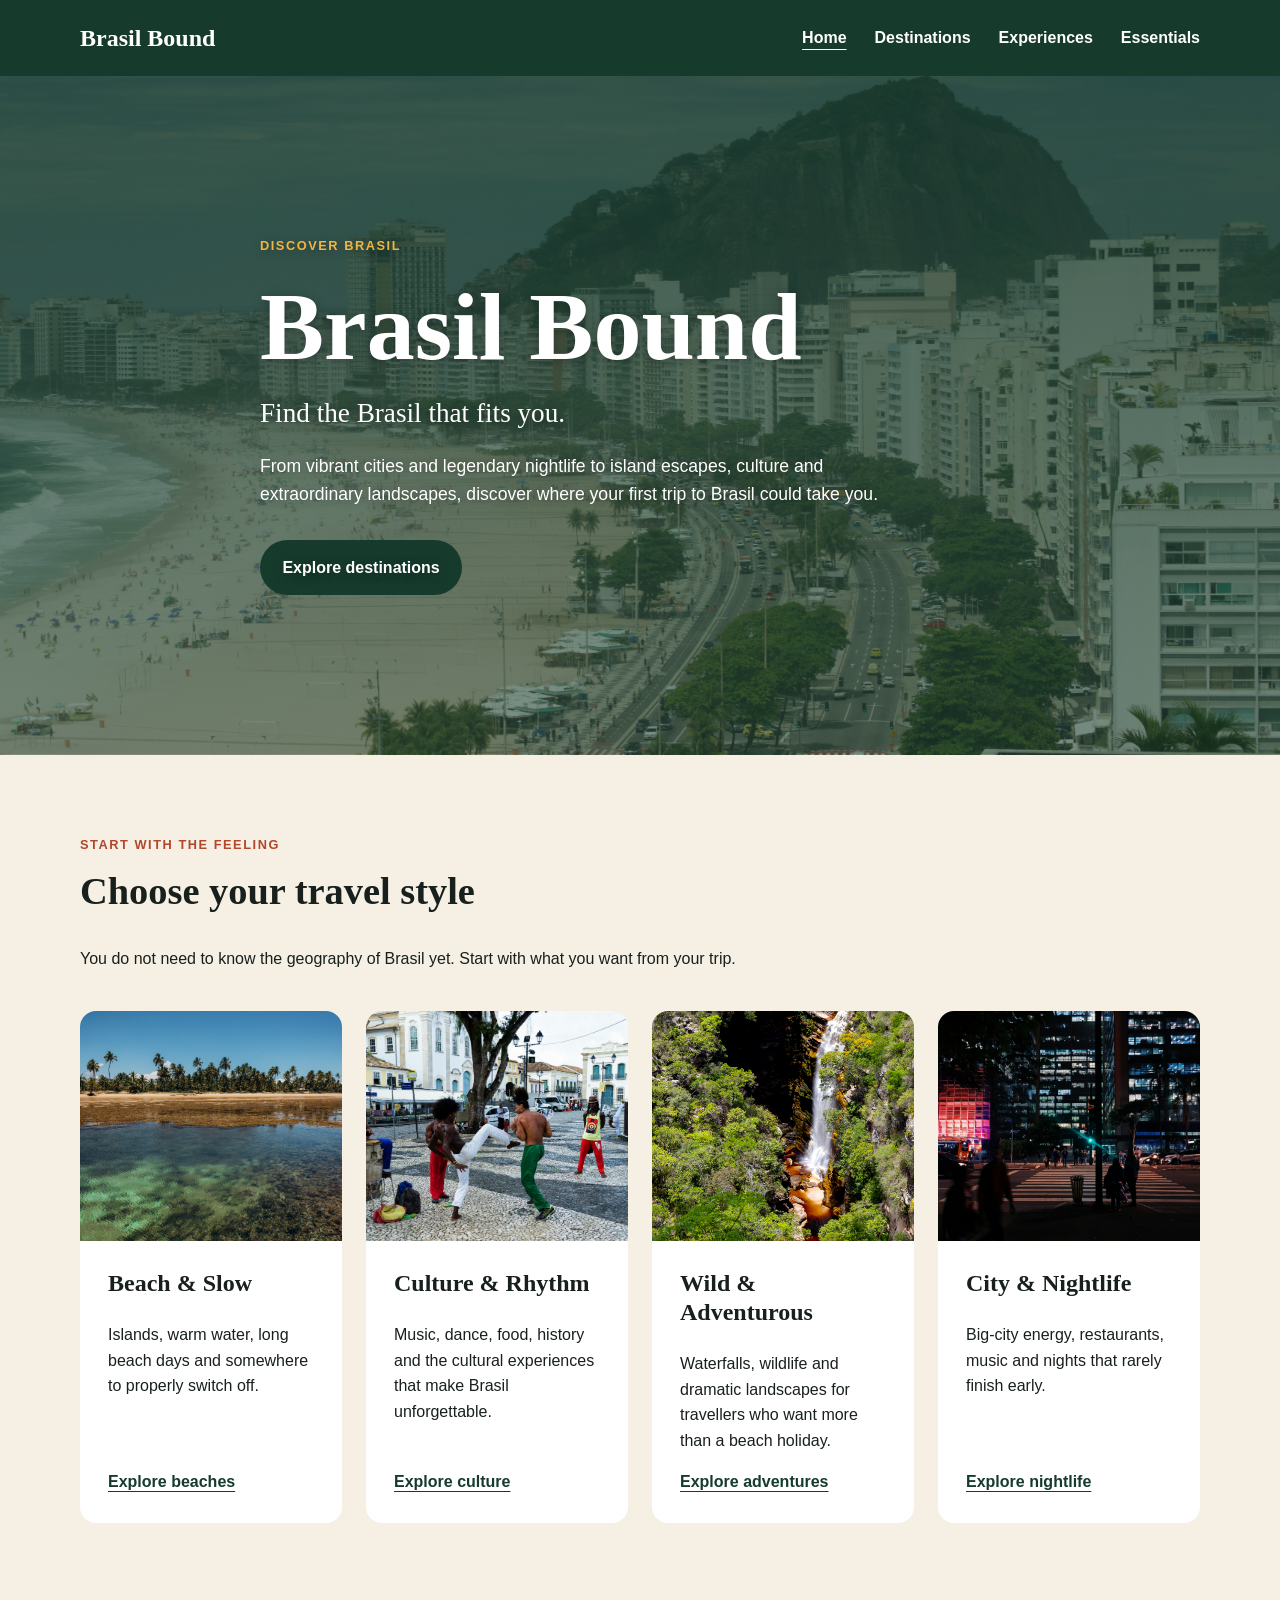
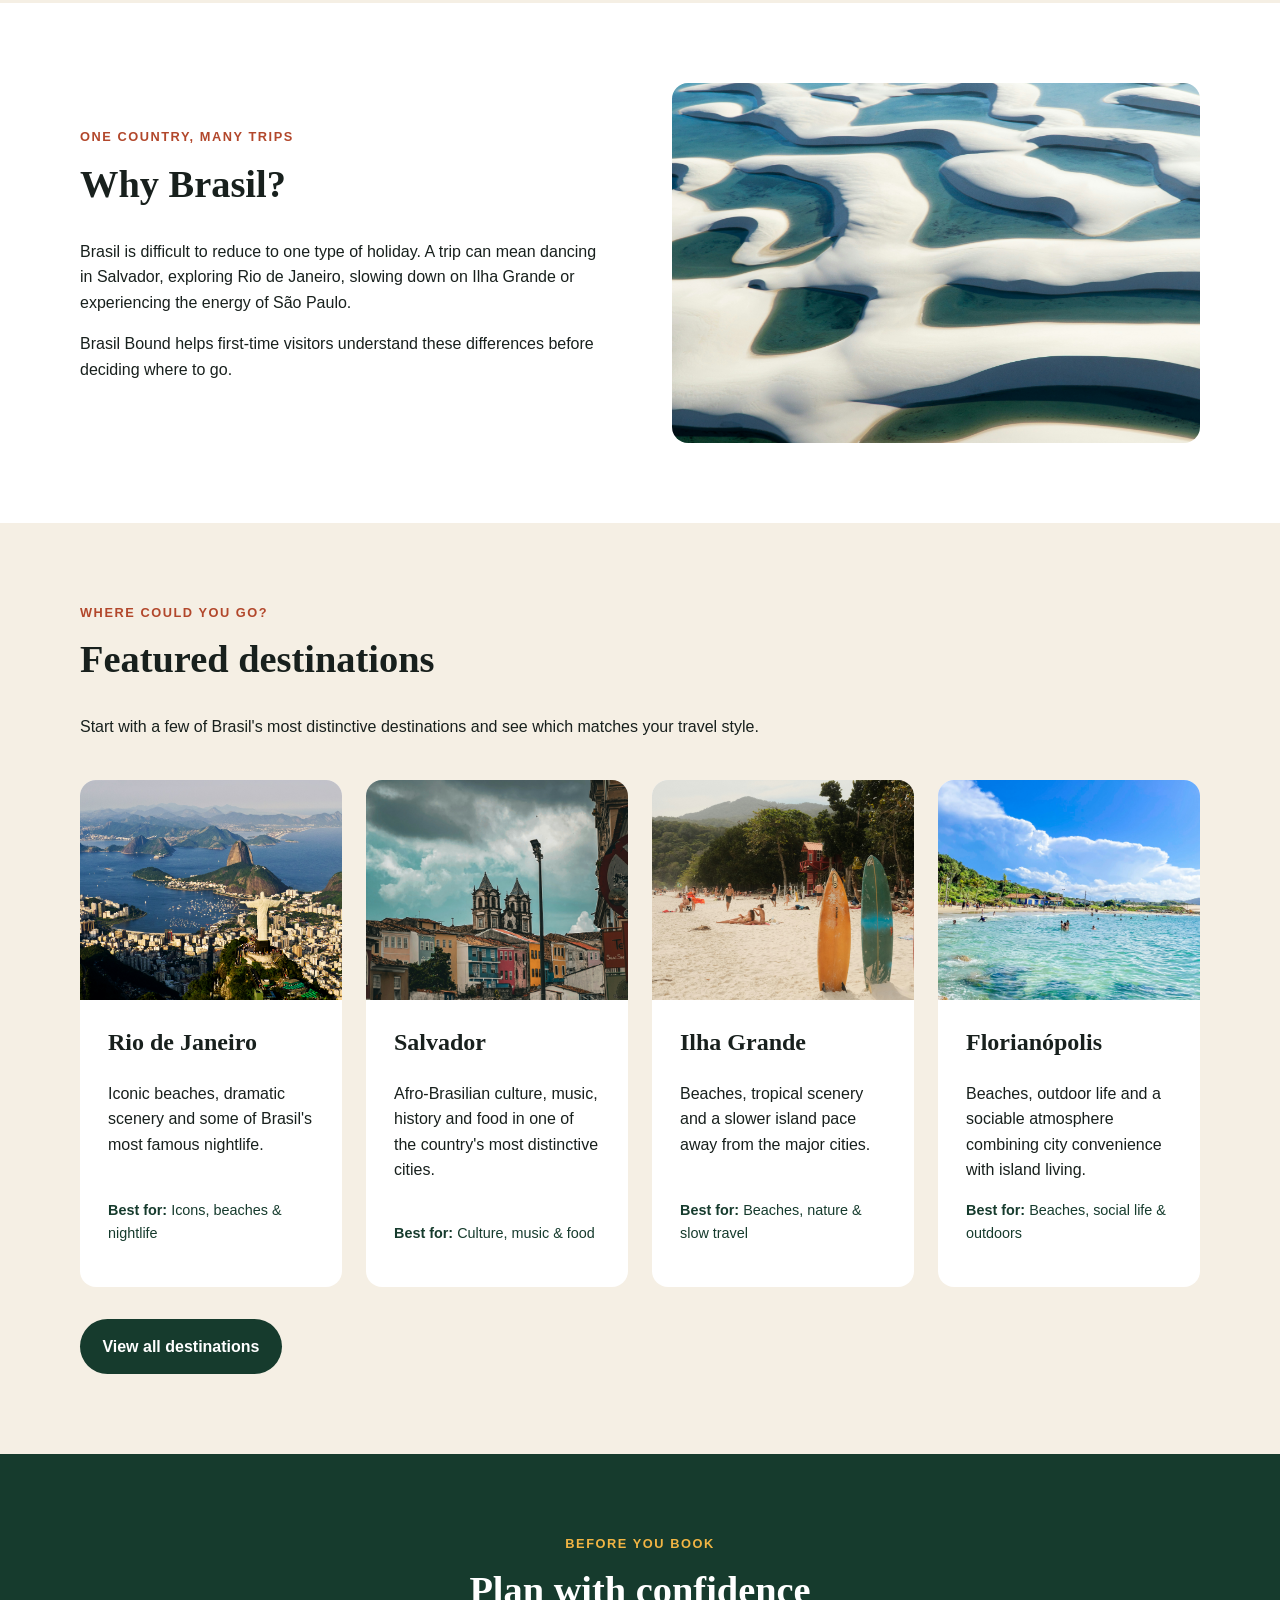
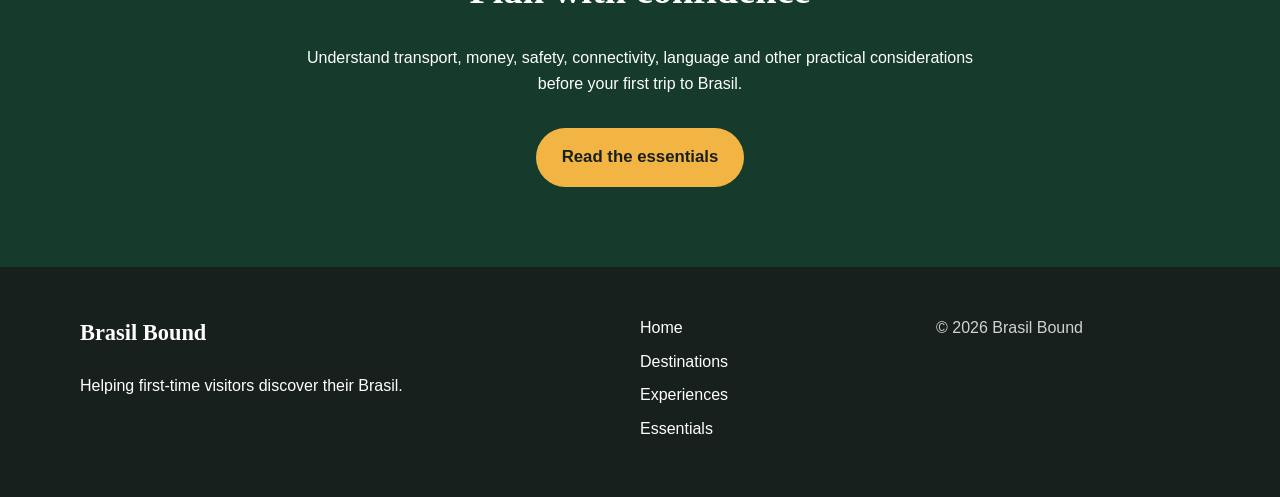
<file: index.html>
<!DOCTYPE html>
<html lang="en">
<head> 
  <meta charset="UTF-8">
  <meta name="viewport" content="width=device-width, initial-scale=1.0">

  <meta
    name="description"
    content="Brasil Bound helps first-time visitors discover destinations, experiences and essential travel  information for Brasil."
    >

  <title> Brasil Bound | Discover Your Trip</title>

  <link rel="stylesheet" href="assets/css/style.css">
</head>

<body>
  
  <a class="skip-link" href="#main-content">Skip to main content</a>

  <header class="site-header">
    <div class="header-container">
      
      <a class="site-logo" href="index.html">
        Brasil Bound
      </a>

      <nav aria-label="Primary navigation">
        <ul class="nav-list">
          <li>
            <a href="index.html" aria-current="page">Home</a>
          </li>

          <li>
            <a href="destinations.html">Destinations</a>
          </li>

          <li>
            <a href="experiences.html">Experiences</a>
          </li>

          <li>
            <a href="essentials.html">Essentials</a>
          </li>
        </ul>
      </nav>

    </div>
  </header>

  <main id="main-content">

    <section class="hero">
      <div class="hero-content">
        <p class="eyebrow">Discover Brasil</p>

        <h1>Brasil Bound</h1>

        <p class="hero-tagline">
          Find the Brasil that fits you.
        </p>

        <p class="hero-intro">
          From vibrant cities and legendary nightlife to island escapes, culture and extraordinary landscapes, discover where your first trip to Brasil could take you.
        </p>

        <a class="button" href="destinations.html">
          Explore destinations
        </a>
      </div>
    </section>

    <section class="travel-styles">
      <div class="section-container">

        <header class="section-heading">
          <p class="eyebrow">Start with the feeling</p>
          <h2>Choose your travel style</h2>

          <p>
            You do not need to know the geography of Brasil yet. Start with what you want from your trip.
          </p>
        </header>

        <div class="travel-style-grid">

    <article class="travel-card">

    <img
      class="travel-card-image"
      src="assets/images/style-beach.jpg"
      alt="Tropical beach with palm trees and clear water in Bahia, Brasil"
    >

    <div class="travel-card-content">
      <h3>Beach &amp; Slow</h3>

      <p>
        Islands, warm water, long beach days and somewhere to properly switch off.
      </p>

      <a href="experiences.html">Explore beaches</a>
    </div>

  </article>


  <article class="travel-card">

    <img
      class="travel-card-image"
      src="assets/images/style-culture.jpg"
      alt="Capoeira performers in the streets of Pelourinho, Salvador"
    >

    <div class="travel-card-content">
      <h3>Culture &amp; Rhythm</h3>

      <p>
        Music, dance, food, history and the cultural experiences that make Brasil unforgettable.
      </p>

      <a href="experiences.html">Explore culture</a>
    </div>

  </article>


  <article class="travel-card">

    <img
      class="travel-card-image"
      src="assets/images/style-adventure.jpg"
      alt="Waterfall surrounded by lush forest in Bahia, Brasil"
    >

    <div class="travel-card-content">
      <h3>Wild &amp; Adventurous</h3>

      <p>
        Waterfalls, wildlife and dramatic landscapes for travellers who want more than a beach holiday.
      </p>

      <a href="experiences.html">Explore adventures</a>
    </div>

  </article>


  <article class="travel-card">

    <img
      class="travel-card-image"
      src="assets/images/style-city.jpg"
      alt="Avenida Paulista in São Paulo at night with city lights and pedestrians"
    >

    <div class="travel-card-content">
      <h3>City &amp; Nightlife</h3>

      <p>
        Big-city energy, restaurants, music and nights that rarely finish early.
      </p>

      <a href="experiences.html">Explore nightlife</a>
    </div>

  </article>

</div>
      </div>
    </section>

    <section class="why-brasil">
      <div class="section-container split-layout">

        <div class="section-content">
          <p class="eyebrow">One country, many trips</p>

          <h2>Why Brasil?</h2>

          <p>
            Brasil is difficult to reduce to one type of holiday. A trip can mean dancing in Salvador, exploring Rio de Janeiro, slowing down on Ilha Grande or experiencing the energy of São Paulo.
          </p>

          <p> 
            Brasil Bound helps first-time visitors understand these differences before deciding where to go.
          </p>
        </div>

        <img
  class="why-brasil-image"
  src="assets/images/why-brasil.jpg"
  alt="Sand dunes and blue lagoons in Lençóis Maranhenses, Brasil"
>
      </div>
    </section>

    <section class="featured-destinations">
      <div class="section-container">

        <header class="section-heading">
          <p class="eyebrow">Where could you go?</p>
          <h2>Featured destinations</h2>

          <p>
            Start with a few of Brasil's most distinctive destinations and see which matches your travel style.
          </p>
        </header>

        <div class="destination-grid">

  <article class="destination-card">

    <img
      class="destination-card-image"
      src="assets/images/destination-rio.jpg"
      alt="View over Rio de Janeiro with Christ the Redeemer, Sugarloaf Mountain and Guanabara Bay"
    >
    
    <div class="destination-card-content">

      <h3>Rio de Janeiro</h3>

      <p>
        Iconic beaches, dramatic scenery and some of Brasil's most famous nightlife.
      </p>

      
      <p class="destination-meta">
        <strong>Best for:</strong> Icons, beaches &amp; nightlife
      </p>

    </div>

  </article>


  <article class="destination-card">

    <img
      class="destination-card-image"
      src="assets/images/destination-salvador.jpg"
      alt="Historic buildings in Pelourinho, Salvador"
    >

    <div class="destination-card-content">

      <h3>Salvador</h3>

      <p>
        Afro-Brasilian culture, music, history and food in one of the country's most distinctive cities.
      </p>

      <p class="destination-meta">
        <strong>Best for:</strong> Culture, music &amp; food
      </p>

    </div>

  </article>


  <article class="destination-card">

    <img
      class="destination-card-image"
      src="assets/images/destination-ilha-grande.jpg"
      alt="Lopes Mendes Beach surrounded by green hills on Ilha Grande"
    >

    <div class="destination-card-content">

      <h3>Ilha Grande</h3>

      <p>
        Beaches, tropical scenery and a slower island pace away from the major cities.
      </p>

      <p class="destination-meta">
        <strong>Best for:</strong> Beaches, nature &amp; slow travel
      </p>

    </div>

  </article>


  <article class="destination-card">

    <img
      class="destination-card-image"
      src="assets/images/destination-florianopolis.jpg"
      alt="Praia dos Ingleses beach in Florianópolis, Brasil"
    >

    <div class="destination-card-content">

      <h3>Florianópolis</h3>

      <p>
        Beaches, outdoor life and a sociable atmosphere combining city convenience with island living.
      </p>

      <p class="destination-meta">
        <strong>Best for:</strong> Beaches, social life &amp; outdoors
      </p>

    </div>

  </article>

</div>
        <a class="button secondary-button" href="destinations.html">
          View all destinations
        </a>

      </div>
    </section>

    <section class="planning-cta">
      <div class="section-container">
        <p class="eyebrow">Before you book</p>

        <h2>Plan with confidence</h2>

        <p>
          Understand transport, money, safety, connectivity, language and other practical considerations before your first trip to Brasil.
        </p>

        <a class="button" href="essentials.html">
          Read the essentials
        </a>
      </div>
    </section>
  </main>

  <footer class="site-footer">
    <div class="section-container footer-grid">

      <div>
        <p class="footer-logo">Brasil Bound</p>
        <p>
          Helping first-time visitors discover their Brasil.
        </p>
      </div>

      <nav aria-label="Footer navigation">
        <ul class="footer-nav">
          <li><a href="index.html">Home</a></li>
          <li><a href="destinations.html">Destinations</a></li>
          <li><a href="experiences.html">Experiences</a></li>
          <li><a href="essentials.html">Essentials</a></li>
        </ul>
      </nav>

      <p class="copyright">
        &copy; 2026 Brasil Bound
      </p>

    </div>
  </footer>
    
</body>
</html>
</file>
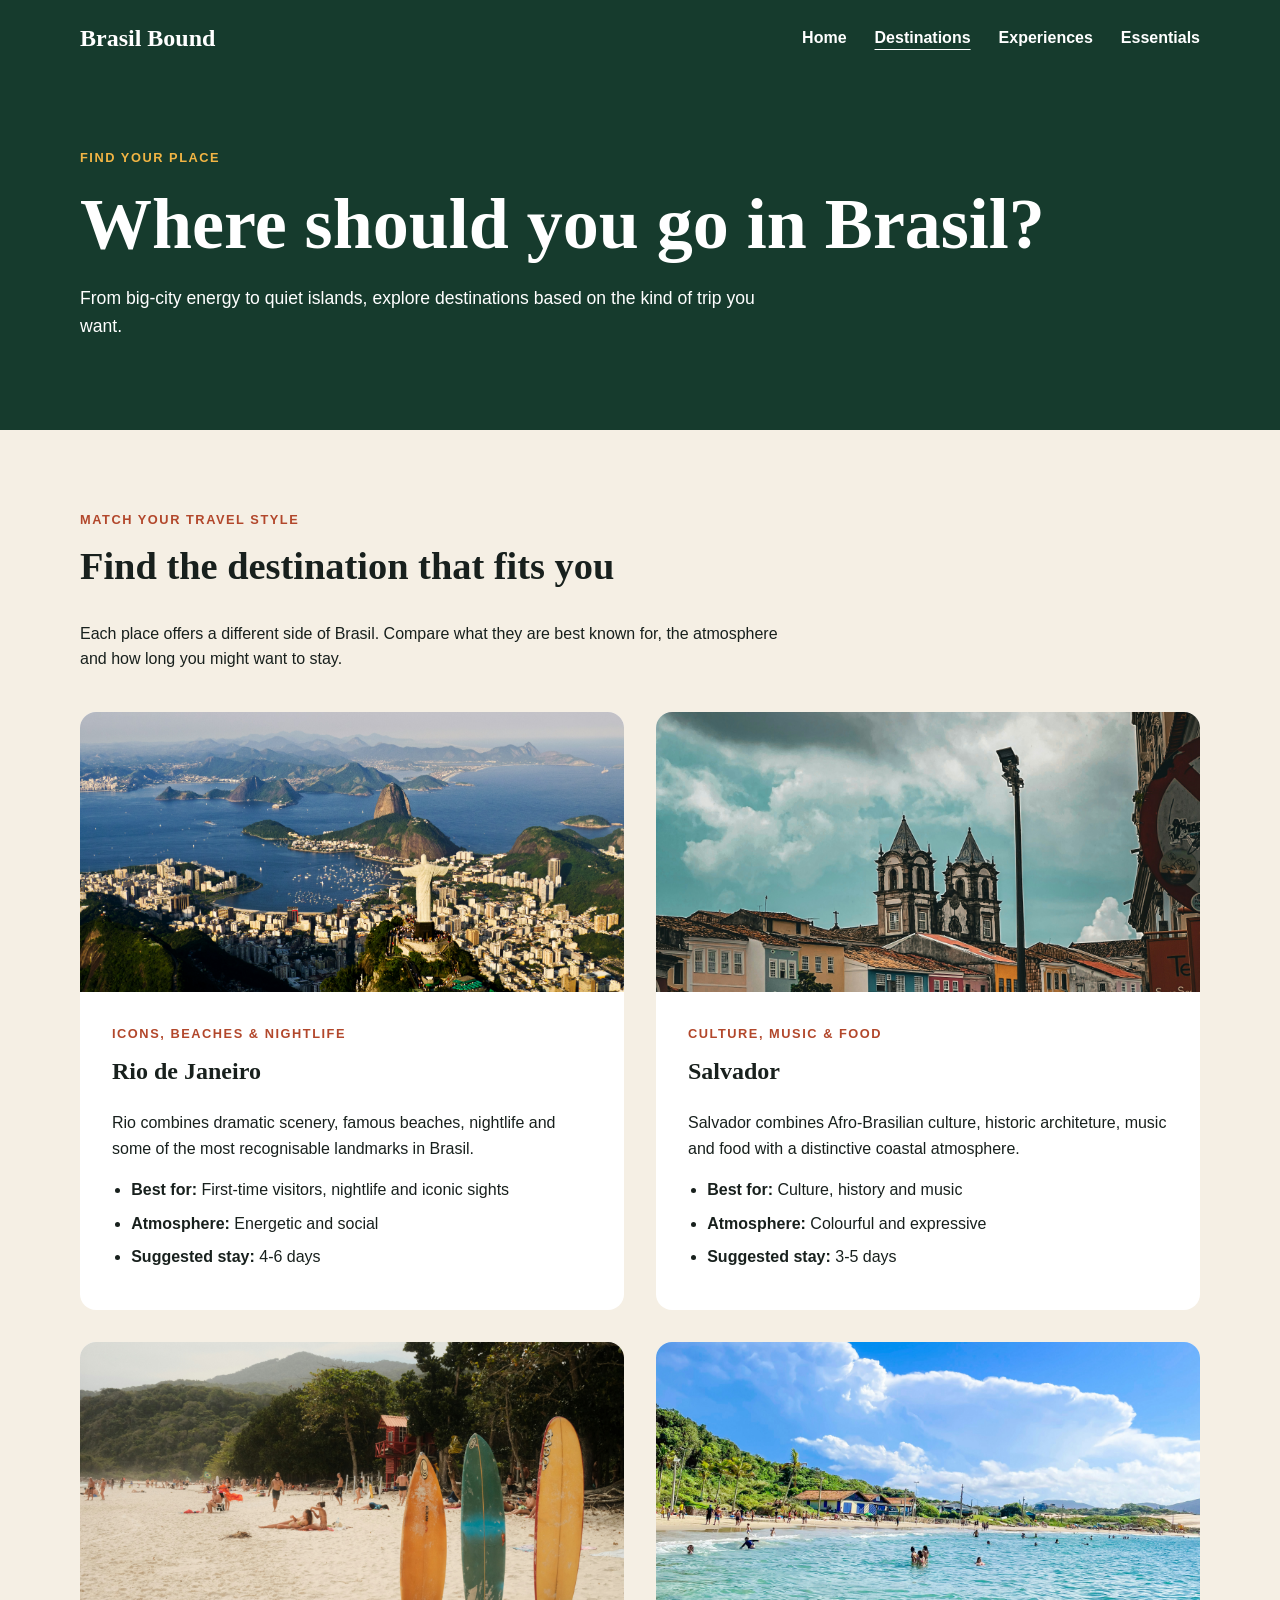
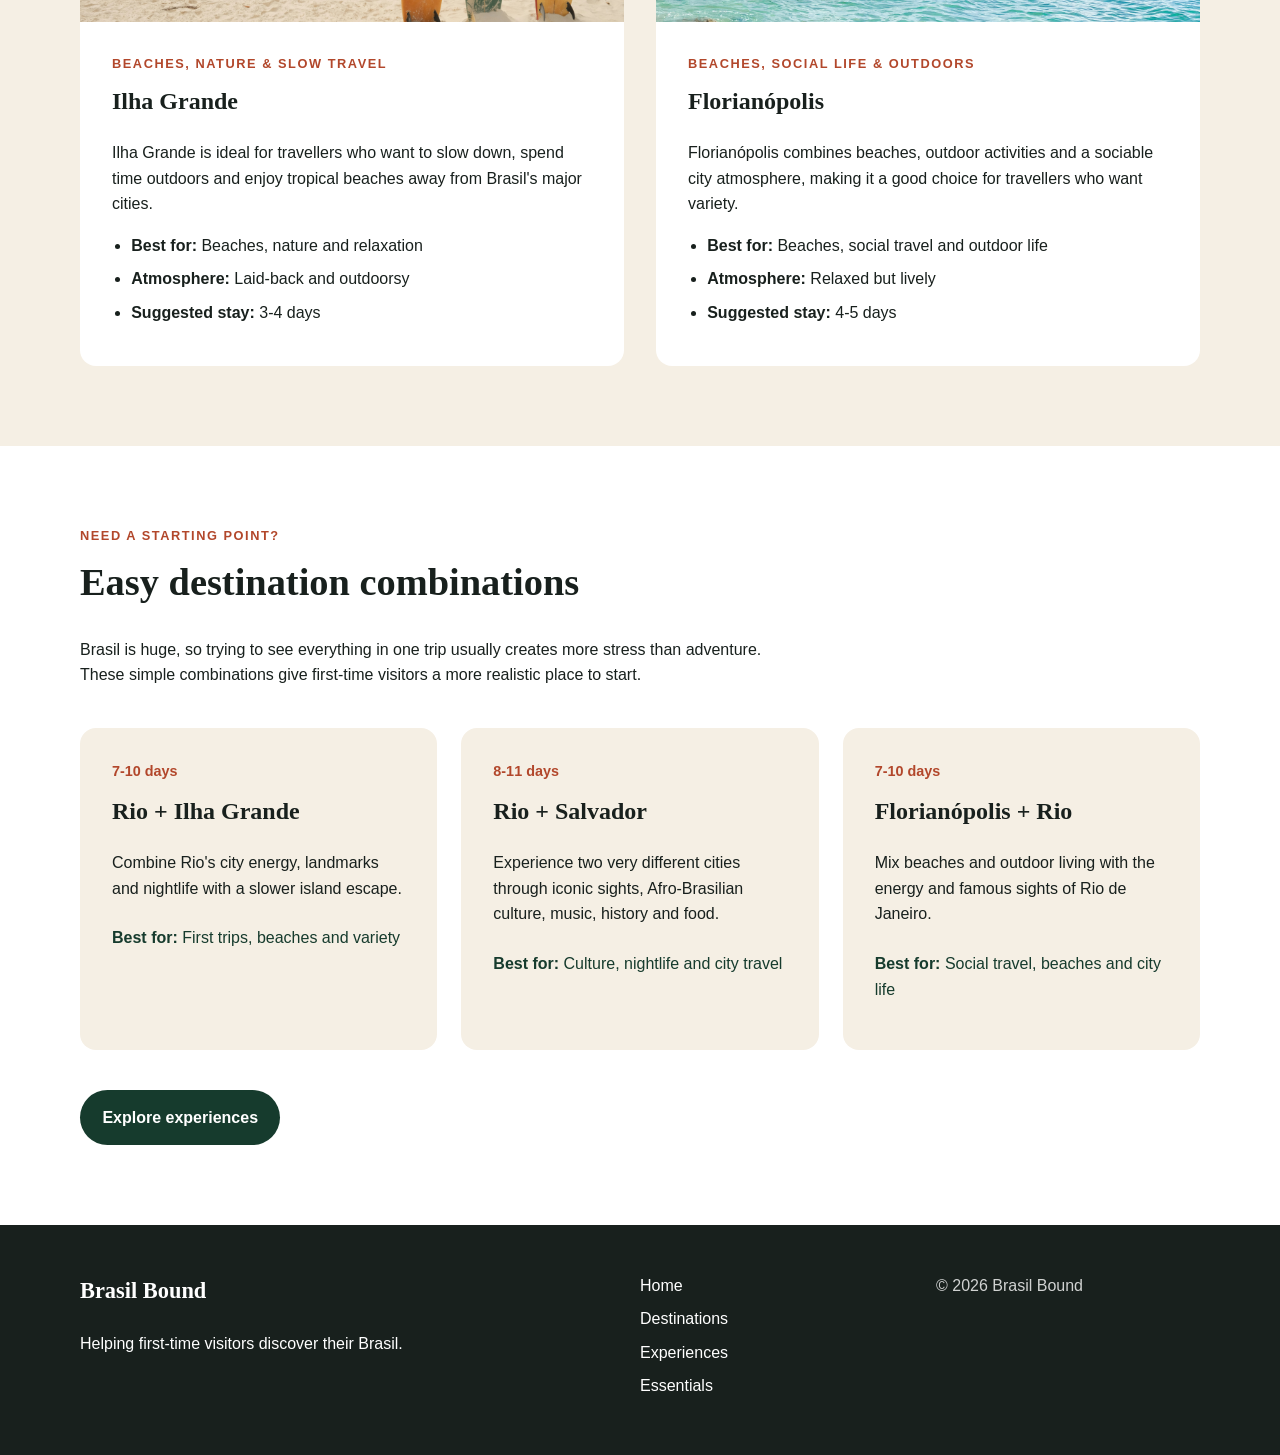
<file: destinations.html>
<!DOCTYPE html>
<html lang="en">

  
  <head>
    <meta charset="UTF-8">
    <meta
      name="viewport"
      content="width=device-width, initial-scale=1.0"
      >
    <meta
      name="description"
      content="Explore destinations across Brasil and compare which places best match your travel style."
    >
    <title>Destinations | Brasil Bound</title>

    <link rel="stylesheet" href="assets/css/style.css">
  </head>

  
    <body>
      <a class="skip-link" href="#main-content">
        Skip to main content
      </a>

      <header class="site-header">
        <div class="header-container">

          <a class="site-logo" href="index.html">
            Brasil Bound
          </a>

          <nav aria-label="Primary navigation">
            <ul class="nav-list">

              <li>
                <a href="index.html">Home</a>
              </li>

              <li>
                <a href="destinations.html" aria-current="page">
                  Destinations
                </a>
              </li>

              <li>
                <a href="experiences.html">Experiences</a>
              </li>

              <li>
                <a href="essentials.html">Essentials</a>
              </li>

            </ul>
          </nav>
        </div>
      </header>

      <main id="main-content">
        <section class="page-hero">
          <div class="section-container">
            <p class="eyebrow">Find your place</p>
            <h1>Where should you go in Brasil?</h1>

            <p class="page-hero-intro">
              From big-city energy to quiet islands, explore destinations based on the kind of trip you want. 
            </p>
          </div>
        </section>

        <section class="destination-guide">
          <div class="section-container">

            <header class="section-heading">
              <p class="eyebrow">Match your travel style</p>

              <h2>Find the destination that fits you</h2>

              <p>
                Each place offers a different side of Brasil. Compare what they are best known for, the atmosphere and how long you might want to stay.
              </p>
            </header>

            <div class="destination-page-grid">

              <article class="destination-detail-card">

                <img
                  class="destination-detail-image"
                  src="assets/images/destination-rio.jpg"
                  alt="View over Rio de Janeiro with Christ the Redeemer, Sugarloaf Mountain and Guanabara Bay"
                  >

                <div class="destination-detail-content">
                  <p class="eyebrow">Icons, beaches &amp; nightlife</p>

                  <h3>Rio de Janeiro</h3>

                  <p>
                    Rio combines dramatic scenery, famous beaches, nightlife and some of the most recognisable landmarks in Brasil.
                  </p>

                  <ul class="destination-facts">
                    <li>
                      <strong>Best for:</strong>
                      First-time visitors, nightlife and iconic sights
                    </li>

                    <li>
                      <strong>Atmosphere:</strong>
                      Energetic and social
                    </li>

                    <li>
                      <strong>Suggested stay:</strong>
                      4-6 days
                    </li>
                  </ul>
                </div>
              </article>

              <article class="destination-detail-card">

                <img 
                  class="destination-detail-image"
                  src="assets/images/destination-salvador.jpg"
                  alt="Historic buildings in Pelourinho, Salvador"
                  >
                <div class="destination-detail-content">
                  <p class="eyebrow">Culture, music &amp; food</p>

                  <h3>Salvador</h3>

                  <p>
                    Salvador combines Afro-Brasilian culture, historic architeture, music and food with a distinctive coastal atmosphere.
                  </p>

                  <ul class="destination-facts">
                    <li>
                      <strong>Best for:</strong>
                      Culture, history and music
                    </li>

                    <li>
                      <strong>Atmosphere:</strong>
                      Colourful and expressive
                    </li>

                    <li>
                      <strong>Suggested stay:</strong>
                      3-5 days
                    </li>
                  </ul>
                  
                </div>
              </article>

              <article class="destination-detail-card">

                <img
                  class="destination-detail-image"
                  src="assets/images/destination-ilha-grande.jpg"
                  alt="Lopes Mendes Beach surrounded by green hills on Ilha Grande"
                  >

                <div class="destination-detail-content">

                  <p class="eyebrow">
                    Beaches, nature &amp; slow travel
                  </p>

                  <h3>Ilha Grande</h3>

                  <p>
                    Ilha Grande is ideal for travellers who want to slow down, spend time outdoors and enjoy tropical beaches away from Brasil's major cities.
                  </p>

                  <ul class="destination-facts">

                  <li>
                    <strong>Best for:</strong>
                    Beaches, nature and relaxation
                  </li>

                  <li>
                    <strong>Atmosphere:</strong>
                    Laid-back and outdoorsy
                  </li>

                  <li> 
                    <strong>Suggested stay:</strong>
                    3-4 days
                  </li>
                  </ul>
                </div>
              </article>

              <article class="destination-detail-card">

  <img
    class="destination-detail-image"
    src="assets/images/destination-florianopolis.jpg"
    alt="Praia dos Ingleses beach in Florianópolis, Brasil"
  >

  <div class="destination-detail-content">

    <p class="eyebrow">
      Beaches, social life &amp; outdoors
    </p>

    <h3>Florianópolis</h3>

    <p>
      Florianópolis combines beaches, outdoor activities and a
      sociable city atmosphere, making it a good choice for
      travellers who want variety.
    </p>

    <ul class="destination-facts">

      <li>
        <strong>Best for:</strong>
        Beaches, social travel and outdoor life
      </li>

      <li>
        <strong>Atmosphere:</strong>
        Relaxed but lively
      </li>

      <li>
        <strong>Suggested stay:</strong>
        4-5 days
      </li>

    </ul>

  </div>

</article>
  
              
            </div>
            
          </div>
        </section>

        <section class="route-ideas">
          <div class="section-container">

            <header class="section-heading">
              <p class="eyebrow">Need a starting point?</p>

              <h2>Easy destination combinations</h2>

              <p>
                Brasil is huge, so trying to see everything in one trip usually creates more stress than adventure. These simple combinations give first-time visitors a more realistic place to start.
              </p>
            </header>

            <div class="route-grid">
              <article class="route-card">
                <p class="route-length">7-10 days</p>
                <h3>Rio + Ilha Grande</h3>

                <p>
                  Combine Rio's city energy, landmarks and nightlife with a slower island escape.
                </p>

                <p class="route-best">
                  <strong>Best for:</strong> First trips, beaches and variety
                </p>
              </article>

              <article class="route-card">
                <p class="route-length">8-11 days</p>

                <h3>Rio + Salvador</h3>

                <p>
                  Experience two very different cities through iconic sights, Afro-Brasilian culture, music, history and food.
                </p>

                <p class="route-best">
                  <strong>Best for:</strong> Culture, nightlife and city travel
                </p>
              </article>

              <article class="route-card">
                <p class="route-length">7-10 days</p>

                <h3>Florianópolis + Rio</h3>

                <p>
                  Mix beaches and outdoor living with the energy and famous sights of Rio de Janeiro.
                </p>

                <p class="route-best">
                  <strong>Best for:</strong> Social travel, beaches and city life
                </p>
              </article>
            </div>

            <a class="button secondary-button" href="experiences.html">
              Explore experiences
            </a>
          </div>
        </section>
        
      </main>

      <footer class="site-footer">
        <div class="section-container footer-grid">

          <div>
            <p class="footer-logo">Brasil Bound</p>

            <p>
              Helping first-time visitors discover their Brasil.
            </p>
          </div>

          <nav aria-label="Footer navigation">
            <ul class="footer-nav">
              <li><a href="index.html">Home</a></li>
              <li><a href="destinations.html">Destinations</a></li>
              <li><a href="experiences.html">Experiences</a></li>
              <li><a href="essentials.html">Essentials</a></li>
            </ul>
          </nav>

          <p class="copyright">
            &copy; 2026 Brasil Bound
          </p>
        </div>
      </footer>
    </body>
  
</html>
</file>
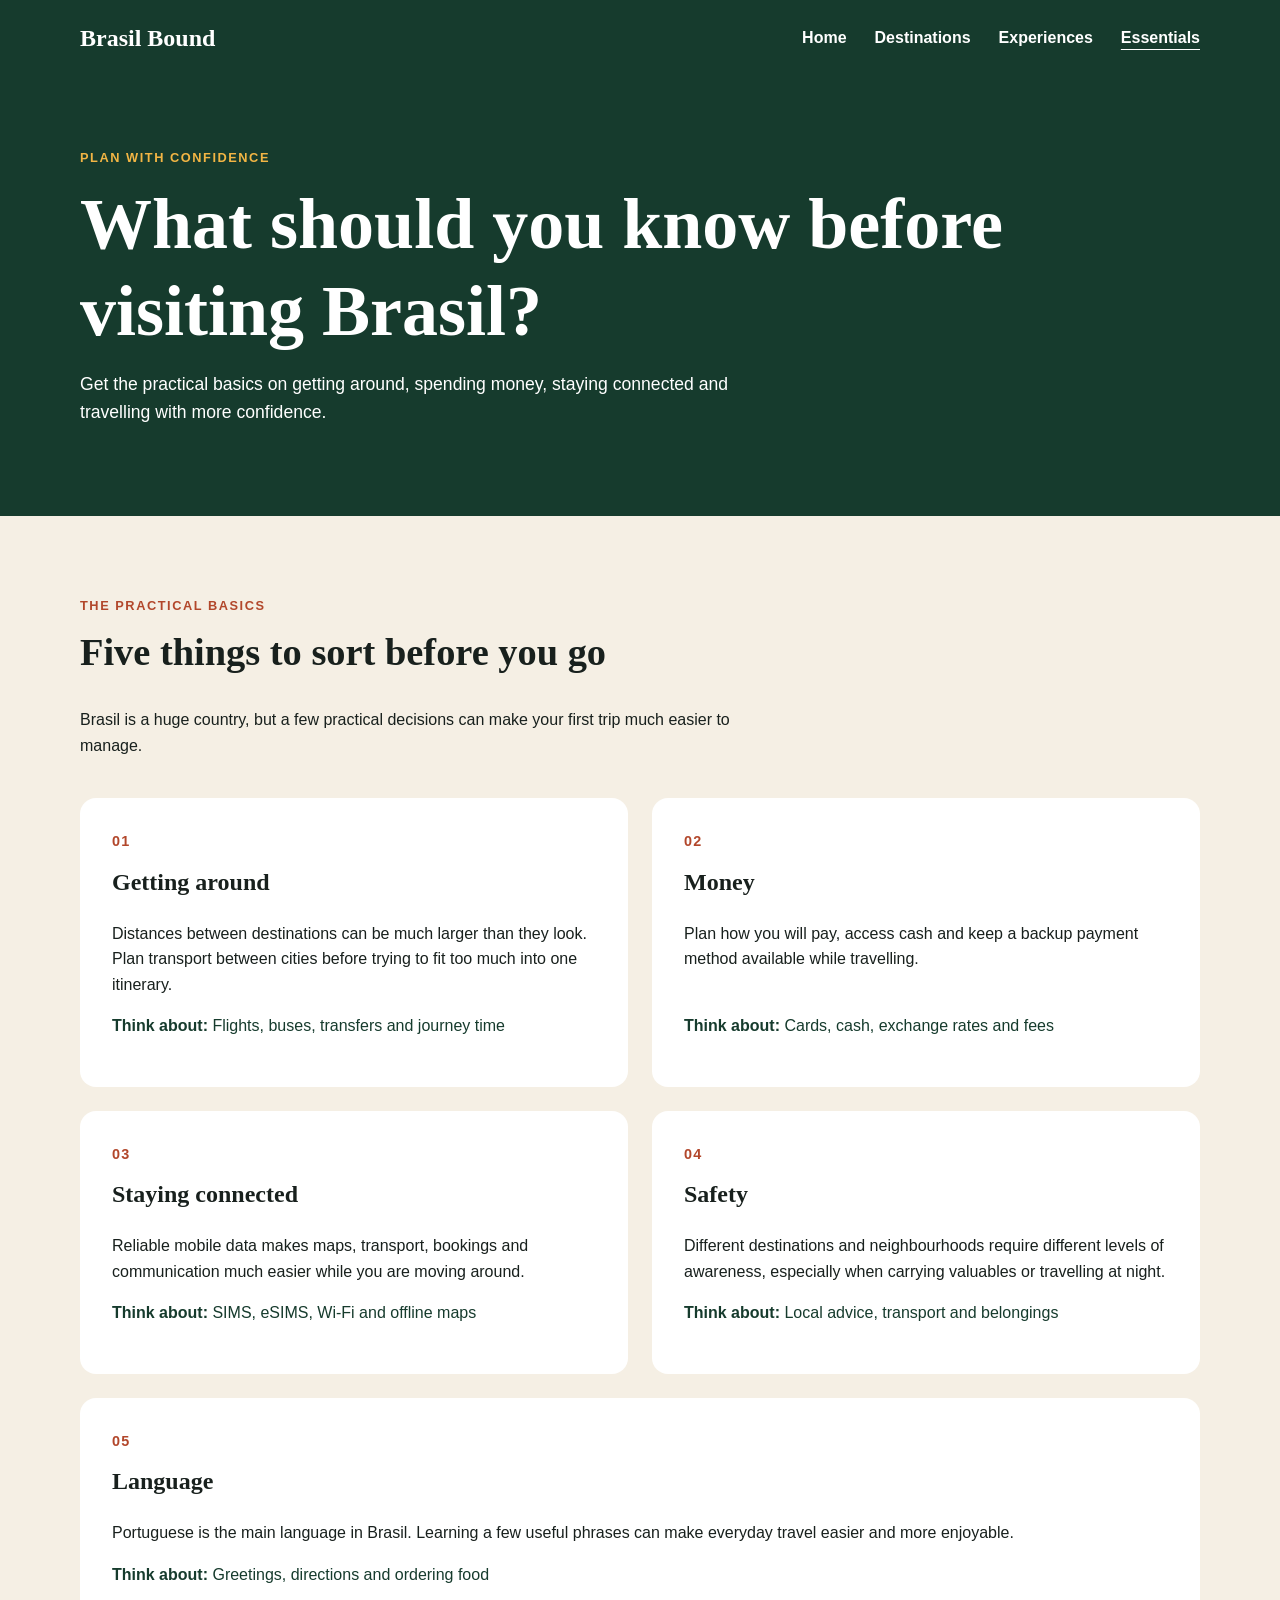
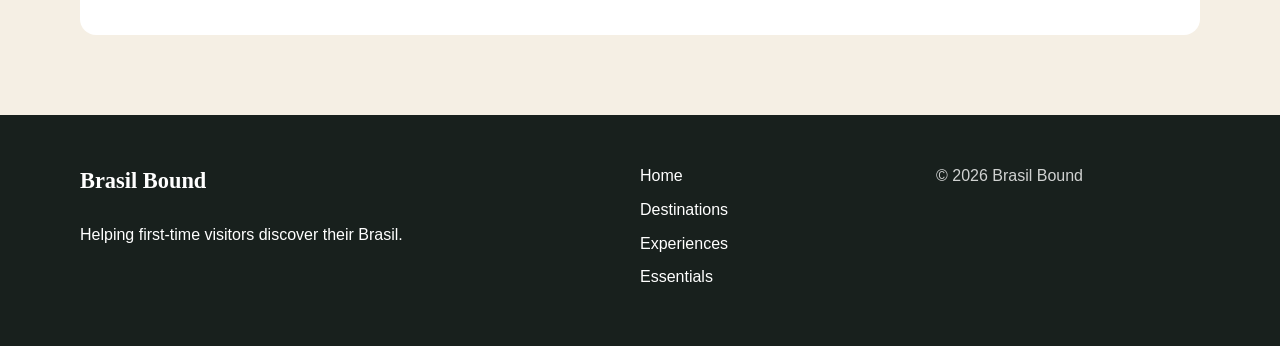
<file: essentials.html>
<!DOCTYPE html>
<html lang="en">

<head>
  <meta charset="UTF-8">

  <meta
    name="viewport"
    content="width=device-width, initial-scale=1.0"
  >

  <meta
    name="description"
    content="Plan your first trip to Brasil with practical information on transport, money, safety, connectivity and language."
  >

  <title>Essentials | Brasil Bound</title>

  <link rel="stylesheet" href="assets/css/style.css">
</head>

<body>

  <a class="skip-link" href="#main-content">
    Skip to main content
  </a>

  <header class="site-header">
    <div class="header-container">

      <a class="site-logo" href="index.html">
        Brasil Bound
      </a>

      <nav aria-label="Primary navigation">
        <ul class="nav-list">

          <li>
            <a href="index.html">Home</a>
          </li>

          <li>
            <a href="destinations.html">Destinations</a>
          </li>

          <li>
            <a href="experiences.html">Experiences</a>
          </li>

          <li>
            
            <a href="essentials.html" aria-current="page">
              Essentials
            </a>
          </li>

        </ul>
      </nav>

    </div>
  </header>


  <main id="main-content">

    <section class="page-hero">
      <div class="section-container">

        <p class="eyebrow">Plan with confidence</p>

        <h1>What should you know before visiting Brasil?</h1>

        <p class="page-hero-intro">
          Get the practical basics on getting around, spending money,
          staying connected and travelling with more confidence.
        </p>

      </div>
    </section>

    <section class="essentials-guide">
      <div class="section-container">

        <header class="section-heading">
          <p class="eyebrow">The practical basics</p>
          <h2>Five things to sort before you go</h2>

          <p>
            Brasil is a huge country, but a few practical decisions can make your first trip much easier to manage.
          </p>
        </header>

        <div class="essentials-grid">
          <article class="essential-card">
            <p class="essential-number">01</p>

            <h3>Getting around</h3>

            <p>
              Distances between destinations can be much larger than they look. Plan transport between cities before trying to fit too much into one itinerary.
            </p>

            <p class="essential-tip">
              <strong>Think about:</strong> Flights, buses, transfers and journey time
            </p>
          </article>

          <article class="essential-card">
            <p class="essential-number">02</p>
            <h3>Money</h3>

            <p>
              Plan how you will pay, access cash and keep a backup payment method available while travelling.
            </p>

            <p class="essential-tip">
              <strong>Think about:</strong> Cards, cash, exchange rates and fees
            </p>
          </article>

          <article class="essential-card">
            <p class="essential-number">03</p>
            <h3>Staying connected</h3>
            <p>
              Reliable mobile data makes maps, transport, bookings and communication much easier while you are moving around.
            </p>

            <p class="essential-tip">
              <strong>Think about:</strong> SIMS, eSIMS, Wi-Fi and offline maps
            </p>
          </article>

          <article class="essential-card">
            <p class="essential-number">04</p>

            <h3>Safety</h3>

            <p>
              Different destinations and neighbourhoods require different levels of awareness, especially when carrying valuables or travelling at night.
            </p>

            <p class="essential-tip">
              <strong>Think about:</strong> Local advice, transport and belongings
            </p>
          </article>

          <article class="essential-card">
            <p class="essential-number">05</p>

            <h3>Language</h3>

            <p>
              Portuguese is the main language in Brasil. Learning a few useful phrases can make everyday travel easier and more enjoyable.
            </p>

            <p class="essential-tip">
              <strong>Think about:</strong> Greetings, directions and ordering food
            </p>
          </article>
        </div>

      </div>
    </section>
  </main>


  <footer class="site-footer">
    <div class="section-container footer-grid">

      <div>
        <p class="footer-logo">Brasil Bound</p>

        <p>
          Helping first-time visitors discover their Brasil.
        </p>
      </div>

      <nav aria-label="Footer navigation">
        <ul class="footer-nav">

          <li><a href="index.html">Home</a></li>
          <li><a href="destinations.html">Destinations</a></li>
          <li><a href="experiences.html">Experiences</a></li>
          <li><a href="essentials.html">Essentials</a></li>

        </ul>
      </nav>

      <p class="copyright">
        &copy; 2026 Brasil Bound
      </p>

    </div>
  </footer>

</body>
</html>
</file>
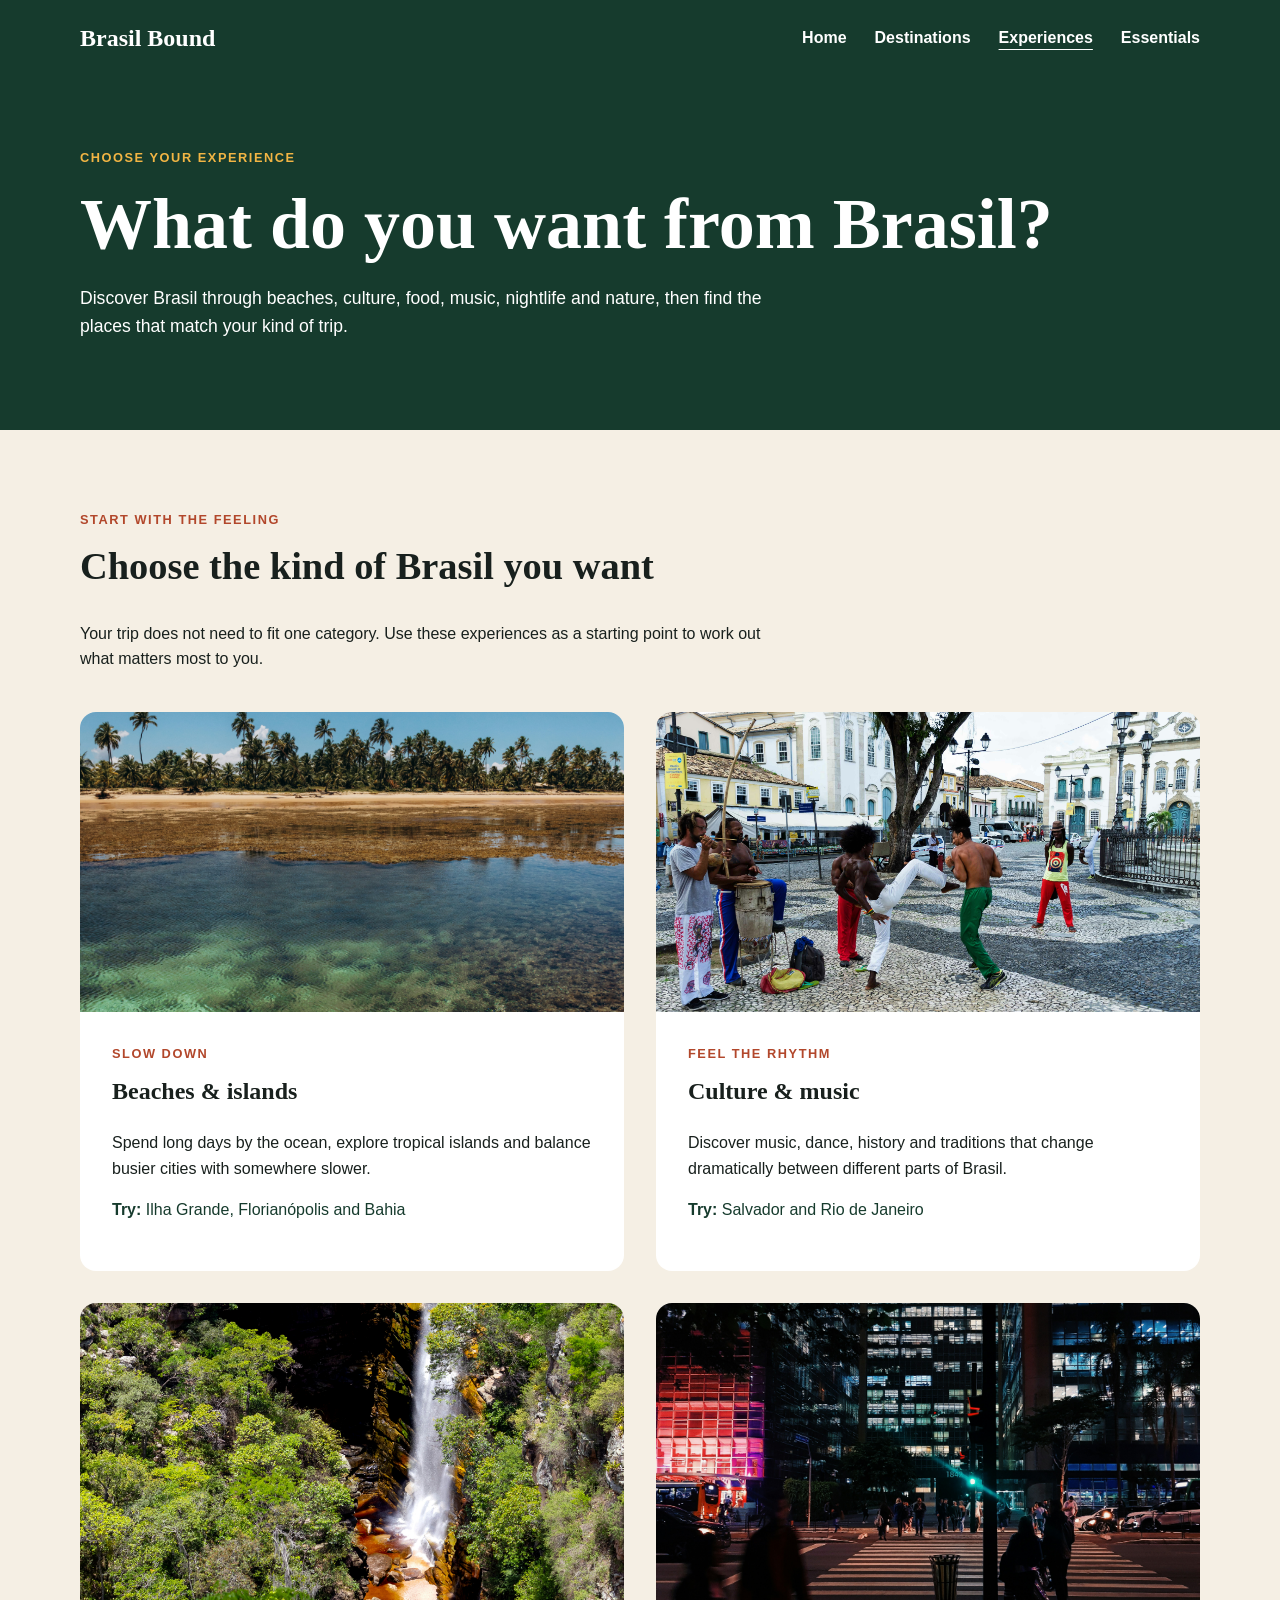
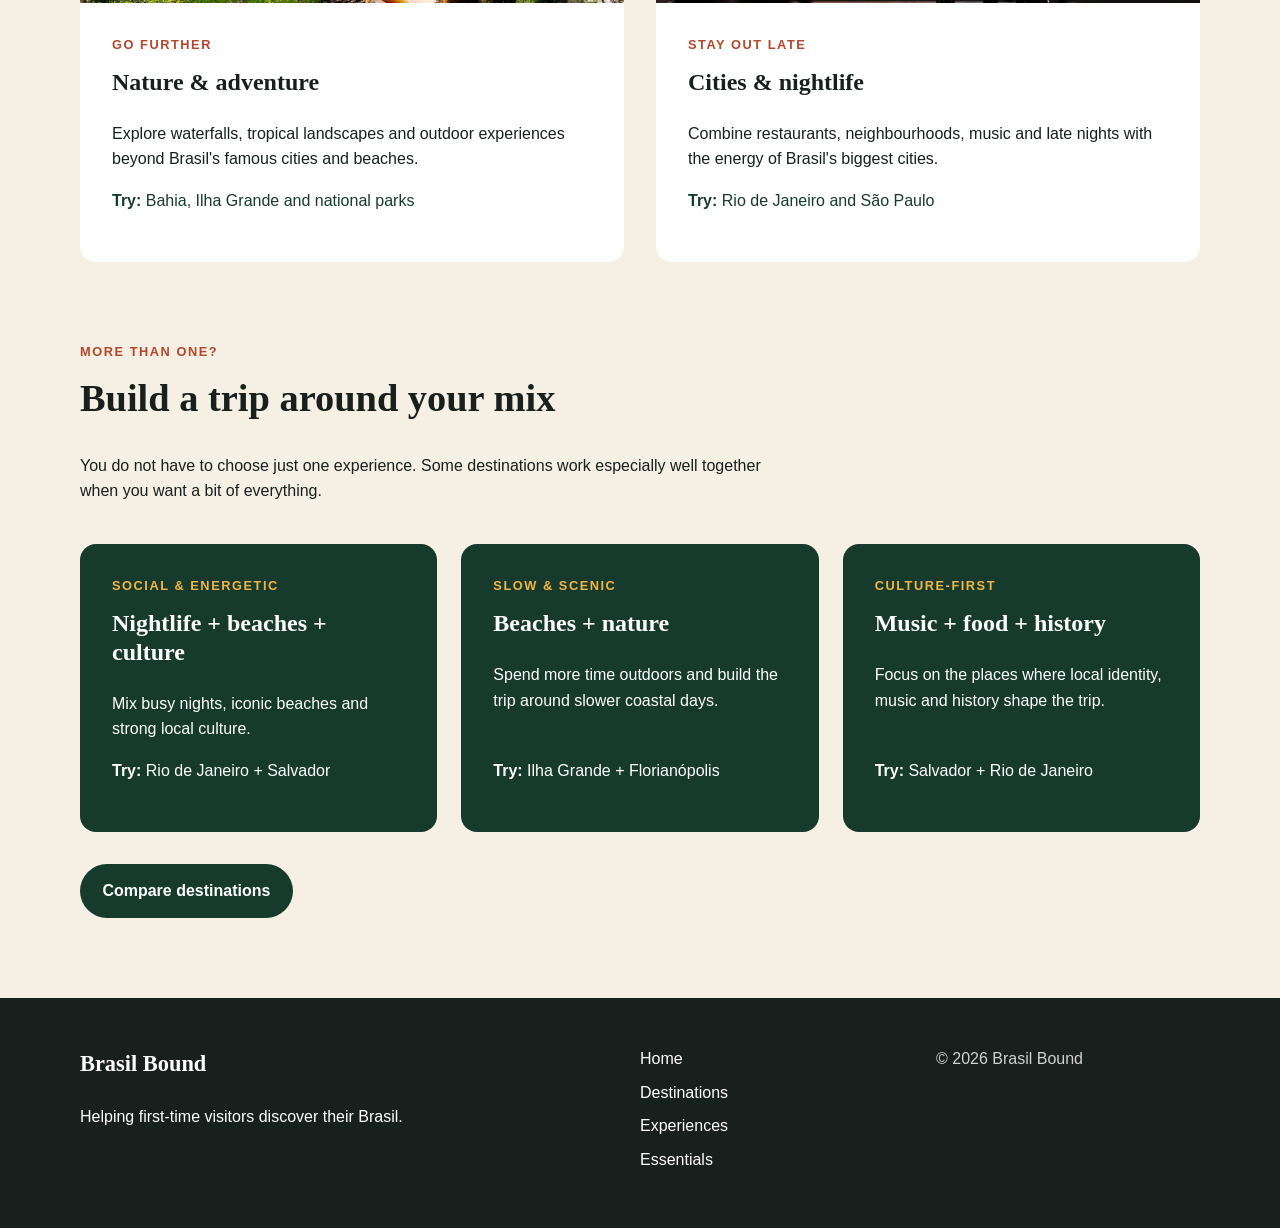
<file: experiences.html>
<!DOCTYPE html>
<html lang="en">

  <head>
    <meta charset="UTF-8">

    <meta
      name="viewport"
      content="width=device-width, initial-scale=1.0"
      >

    <meta
      name="description"
      content="Discover beaches, culture, food, nightlife and nature experiences across Brasil."
      >

    <title>Experiences | Brasil Bound</title>

    <link rel="stylesheet" href="assets/css/style.css">
  </head>

  <body>
    <a class="skip-link" href="#main-content">
      Skip to main content
    </a>
    <header class="site-header">
      <div class="header-container">

    <a class="site-logo" href="index.html">
      Brasil Bound
    </a>

    <nav aria-label="Primary navigation">
      <ul class="nav-list">

        <li>
          <a href="index.html">Home</a>
        </li>

        <li>
          <a href="destinations.html">Destinations</a>
        </li>

        <li>
          <a href="experiences.html" aria-current="page">
            Experiences
          </a>
        </li>

        <li>
          <a href="essentials.html">Essentials</a>
        </li>
      </ul>
    </nav>
  </div>
    </header>

    <main id="main-content">
      <section class="page-hero">
        <div class="section-container">
          <p class="eyebrow">Choose your experience</p>

          <h1>What do you want from Brasil?</h1>

          <p class="page-hero-intro">
            Discover Brasil through beaches, culture, food, music, nightlife and nature, then find the places that match your kind of trip.
          </p>
        </div>
      </section>

    <section class="experiences-guide">
      <div class="section-container">

        <header class="section-heading">
          <p class="eyebrow">Start with the feeling</p>
          <h2>Choose the kind of Brasil you want</h2>
          <p>
            Your trip does not need to fit one category. Use these experiences as a starting point to work out what matters most to you.
          </p>
        </header>

        <div class="experience-grid">

          <article class="experience-card">

            <img
              class="experience-card-image"
              src="assets/images/style-beach.jpg"
              alt="Tropical beach with palm trees and clear water in Bahia, Brasil"
              >

            <div class="experience-card-content">
              <p class="eyebrow">Slow down</p>

              <h3>Beaches &amp; islands</h3>

              <p>
                Spend long days by the ocean, explore tropical islands and balance busier cities with somewhere slower.
              </p>

              <p class="experience-match">
                <strong>Try: </strong>Ilha Grande, Florianópolis and Bahia
              </p>
            </div>
          </article>

          <article class="experience-card">

            <img
              class="experience-card-image"
              src="assets/images/style-culture.jpg"
              alt="Capoeira performers in the streets of Pelourinho, Salvador"
            >

            <div class="experience-card-content">
              <p class="eyebrow">Feel the rhythm</p>

              <h3>Culture &amp; music</h3>

              <p>
                Discover music, dance, history and traditions that change dramatically between different parts of Brasil.
              </p>

              <p class="experience-match">
                <strong>Try: </strong> Salvador and Rio de Janeiro
              </p>
            </div>
          </article>

          <article class="experience-card">

            <img
              class="experience-card-image"
              src="assets/images/style-adventure.jpg"
              alt="Waterfall surrounded by lush forest in Bahia, Brasil"
            >

            <div class="experience-card-content">
              <p class="eyebrow">Go further</p>

              <h3>Nature &amp; adventure</h3>

              <p>
                Explore waterfalls, tropical landscapes and outdoor experiences beyond Brasil's famous cities and beaches.
              </p>

              <p class="experience-match">
                <strong>Try: </strong> Bahia, Ilha Grande and national parks
              </p>
            </div>
          </article>

          <article class="experience-card">

            <img
              class="experience-card-image"
              src="assets/images/style-city.jpg"
              alt="Avenida Paulista in São Paulo at night with city lights and pedestrians"
            >

            <div class="experience-card-content">
              <p class="eyebrow">Stay out late</p>

                <h3>Cities &amp; nightlife</h3>

                <p>
                Combine restaurants, neighbourhoods, music and late nights with the energy of Brasil's biggest cities.
                </p>

              <p class="experience-match">
                <strong>Try: </strong>Rio de Janeiro and São Paulo
              </p>
            </div>
          </article>

        </div>
        <div class="experience-combinations">

  <header class="section-heading">
    <p class="eyebrow">More than one?</p>

    <h2>Build a trip around your mix</h2>

    <p>
      You do not have to choose just one experience. Some destinations
      work especially well together when you want a bit of everything.
    </p>
  </header>

  <div class="combination-grid">

    <article class="combination-card">
      <p class="eyebrow">Social &amp; energetic</p>

      <h3>Nightlife + beaches + culture</h3>

      <p>
        Mix busy nights, iconic beaches and strong local culture.
      </p>

      <p class="combination-match">
        <strong>Try:</strong> Rio de Janeiro + Salvador
      </p>
    </article>


    <article class="combination-card">
      <p class="eyebrow">Slow &amp; scenic</p>

      <h3>Beaches + nature</h3>

      <p>
        Spend more time outdoors and build the trip around slower coastal days.
      </p>

      <p class="combination-match">
        <strong>Try:</strong> Ilha Grande + Florianópolis
      </p>
    </article>


    <article class="combination-card">
      <p class="eyebrow">Culture-first</p>

      <h3>Music + food + history</h3>

      <p>
        Focus on the places where local identity, music and history shape the trip.
      </p>

      <p class="combination-match">
        <strong>Try:</strong> Salvador + Rio de Janeiro
      </p>
    </article>

  </div>

  <a class="button secondary-button" href="destinations.html">
    Compare destinations
  </a>

</div>

        
      </div>
    </section>

    </main>

    <footer class="site-footer">
      <div class="section-container footer-grid">

        <div>
          <p class="footer-logo">Brasil Bound</p>

          <p>
            Helping first-time visitors discover their Brasil.
          </p>
        </div>

        <nav aria-label="Footer navigation">
          <ul class="footer-nav">

            <li><a href="index.html">Home</a></li>
            <li><a href="destinations.html">Destinations</a></li>
            <li><a href="experiences.html">Experiences</a></li>
            <li><a href="essentials.html">Essentials</a></li>
          </ul>
        </nav>

        <p class="copyright">
          &copy; 2026 Brasil Bound
        </p>
      </div>
    </footer>
            
  </body>
</html>
</file>
<file: assets/css/style.css>
/* ----------------------------------
   Global Styles
---------------------------------- */

:root {
  --forest: #163B2D;
  --terracotta: #B2472B;
  --sun: #F2B544;
  --sand: #F5EFE4;
  --ink: #18201D;
  --white: #FFFFFF;
}

* {
  box-sizing: border-box;
}

html {
  scroll-behavior: smooth;
}

body {
  margin: 0;
  font-family: Arial, Helvetica, sans-serif;
  background-color: var(--sand);
  color: var(--ink);
  line-height: 1.6;
}

img {
  max-width: 100%;
  display: block;
}

a {
  color: inherit;
}

h1,
h2,
h3 {

  font-family: Georgia, "Times New Roman", serif;
  line-height: 1.2;
  margin-top: 0;
}

h1 {
  font-size: 3.5rem;
}

h2 {
  font-size: 2.4rem;
}

h3 {
  font-size: 1.5rem;
}

p {
  margin-top: 0;
}

.section-container,
.header-container,
.hero-content {
  width: min(1120px, 90%);
  margin: 0 auto;
}

section {
  padding: 5rem 0;
}

/* ----------------------------------
   Accessibility
---------------------------------- */

.skip-link {
  position: absolute;
  left: -9999px;
  top: 0;
  background-color: var(--forest);
  color: var(--white);
  padding: 0.75rem 1rem;
  z-index: 1000;
}

.skip-link:focus {
  left: 1rem;
  top: 1rem;
}

a:focus-visible,
button:focus-visible {
  outline: 3px solid var(--sun);
  outline-offset: 4px;
}

/* ----------------------------------
   Header and Navigation
---------------------------------- */

.site-header {
  background-color: var(--forest);
  color: var(--white);
}

.header-container {
  min-height: 76px;
  display: flex;
  align-items: center;
  justify-content: space-between;
  gap: 2rem;
}

.site-logo {
  font-family: Georgia, "Times New Roman", serif;
  font-size: 1.5rem;
  font-weight: bold;
  text-decoration: none;
}

.nav-list,
.footer-nav {
  list-style: none;
  padding: 0;
  margin: 0;
}

.nav-list {
  display: flex;
  gap: 1.75rem;
}

.nav-list a {
  text-decoration: none;
  font-weight: 600;
}

.nav-list a:hover,
.nav-list a[aria-current="page"] {
  text-decoration: underline;
  text-underline-offset: 0.4rem;
}

/* ----------------------------------
   Buttons
---------------------------------- */

.button {
  display: inline-block;
  background-color: var(--forest);
  color: var(--white);
  padding: 0.9rem 1.4rem;
  border-radius: 999px;
  text-decoration: none;
  font-weight: bold;
}

.button:hover {
  background-color: var(--ink);
}

.secondary-button {
  margin-top: 2rem;
}

/* ----------------------------------
   Hero
---------------------------------- */

.hero {
  min-height: 70vh;
  display: flex;
  align-items: center;
  background-image:
    linear-gradient(rgba(22, 59, 45, 0.75),
      rgba(22, 59, 45, 0.55)),
    url("../images/hero-rio-coast.jpg");
  background-size: cover;
  background-position: center;
  color: var(--white);
}

.hero h1 {
  font-size: clamp(3rem, 8vw, 6rem);
  margin-bottom: 0.5rem;
}

.hero-content {
  padding: 5rem 0;
  max-width: 760px;
  text-shadow: 0 2px 12px rgba(0, 0, 0, 0.3);
}

.hero-tagline {
  font-family: Georgia, "Times New Roman", serif;
  font-size: 1.7rem;
  margin-bottom: 1rem;
}

.hero-intro {
  max-width: 650px;
  font-size: 1.1rem;
  margin-bottom: 2rem;
}

.eyebrow {
  text-transform: uppercase;
  letter-spacing: 0.12em;
  font-size: 0.8rem;
  font-weight: bold;
  color: var(--terracotta);
}

.page-hero .eyebrow,
.hero .eyebrow,
.planning-cta .eyebrow {
  color: var(--sun);
}

/* ----------------------------------
   Internal Page Hero
---------------------------------- */
.page-hero {
  background-color: var(--forest);
  color: var(--white);
  padding: 4.5rem 0;
}

.page-hero h1 {
  font-size: clamp(2.5rem, 6vw, 4.5rem);
  margin-bottom: 1rem;
}

.page-hero-intro {
  max-width: 700px;
  font-size: 1.1rem;
}

/* ----------------------------------
   Shared Section Styles
---------------------------------- */

.section-heading {
  max-width: 700px;
  margin-bottom: 2.5rem;
}

.travel-style-grid,
.destination-grid {
  display: grid;
  grid-template-columns: repeat(4, 1fr);
  gap: 1.5rem;
}

.travel-card,
.destination-card {
  background-color: var(--white);
  border-radius: 1rem;
  overflow: hidden;
}

.travel-card-image {
  width: 100%;
  height: 230px;
  object-fit: cover;
}

.travel-card {
  display: flex;
  flex-direction: column;

  transition:
    transform 0.25s ease,
    box-shadow 0.25s ease;
}

.travel-card-content {
  padding: 1.75rem;
  display: flex;
  flex-direction: column;
  flex: 1;
}

.travel-card-content a {
  font-weight: bold;
  color: var(--forest);
  text-underline-offset: 0.25rem;
  margin-top: auto;
}

.travel-card-content a:hover {
  color: var(--terracotta);
}


.travel-card:hover {
  transform: translateY(-6px);
  box-shadow: 0 14px 30px rgba(24, 32, 29, 0.12);
}

.destination-card {
  display: flex;
  flex-direction: column;
  transition:
    transform 0.25s ease,
    box-shadow 0.25s ease;
}

.destination-card-image {
  width: 100%;
  height: 220px;
  object-fit: cover;
}

.destination-card-content {
  padding: 1.75rem;
  display: flex;
  flex-direction: column;
  flex: 1;
}

.destination-meta {
  margin-top: auto;
  font-size: 0.9rem;
  color: var(--forest);
}

.destination-card:hover {
  transform: translateY(-6px);
  box-shadow: 0 14px 30px rgba(24, 32, 29, 0.12);
}

.destination-page-grid {
  display: grid;
  grid-template-columns: repeat(2, 1fr);
  gap: 2rem;
}

.destination-detail-card {
  background-color: var(--white);
  border-radius: 1rem;
  overflow: hidden;
}

.destination-detail-image {
  width: 100%;
  height: 280px;
  object-fit: cover;
}

.destination-detail-content {
  padding: 2rem;
}

.destination-facts {
  padding-left: 1.2rem;
  margin-bottom: 0;
}

.destination-facts li {
  margin-bottom: 0.5rem;
}

/* ----------------------------------
   Route Ideas
---------------------------------- */

.route-ideas {
  background-color: var(--white);
}

.route-grid {
  display: grid;
  grid-template-columns: repeat(3, 1fr);
  gap: 1.5rem;
}

.route-card {
  background-color: var(--sand);
  padding: 2rem;
  border-radius: 1rem;
}

.route-length {
  color: var(--terracotta);
  font-weight: bold;
  font-size: 0.9rem;
}

.route-best {
  margin-top: 1.5rem;
  color: var(--forest);
}

.split-layout {
  display: grid;
  grid-template-columns: 1fr 1fr;
  gap: 4rem;
  align-items: center;
}

.route-ideas .secondary-button {
  display: block;
  width: fit-content;
  margin-top: 2.5rem;
}

/* ----------------------------------
   Experience Page
---------------------------------- */

.experience-grid {
  display: grid;
  grid-template-columns: repeat(2, 1fr);
  gap: 2rem;
}

.experience-card {
  background-color: var(--white);
  border-radius: 1rem;
  overflow: hidden;
  display: flex;
  flex-direction: column;
}

.experience-card-image {
  width: 100%;
  height: 300px;
  object-fit: cover;
}

.experience-card-content {
  padding: 2rem;
  display: flex;
  flex-direction: column;
  flex: 1;
}

.experience-match {
  margin-top: auto;
  color: var(--forest);
}

.experience-combinations {
  margin-top: 5rem;
}

.combination-grid {
  display: grid;
  grid-template-columns: repeat(3, 1fr);
  gap: 1.5rem;
}

.combination-card {
  background-color: var(--forest);
  color: var(--white);
  padding: 2rem;
  border-radius: 1rem;
  display: flex;
  flex-direction: column;
}

.combination-card .eyebrow {
  color: var(--sun);
}

.combination-match {
  margin-top: auto;
  color: var(--white);
}


/* ----------------------------------
   Essentials Page
---------------------------------- */

.essentials-grid {
  display: grid;
  grid-template-columns: repeat(2, 1fr);
  gap: 1.5rem;
}

.essential-card {
  background-color: var(--white);
  padding: 2rem;
  border-radius: 1rem;

  display: flex;
  flex-direction: column;
}

.essential-number {
  color: var(--terracotta);
  font-weight: bold;
  font-size: 0.9rem;
  letter-spacing: 0.08em;
}

.essential-tip {
  margin-top: auto;
  color: var(--forest);
}

.essential-card:last-child {
  grid-column: 1 / -1;
}


.why-brasil-image {
  width: 100%;
  height: 360px;
  object-fit: cover;
  border-radius: 1rem;
}

.why-brasil {
  background-color: var(--white);
}

.planning-cta {
  background-color: var(--forest);
  color: var(--white);
  text-align: center;
}

.planning-cta .section-container {
  max-width: 700px;
}

.planning-cta .button {
  background-color: var(--sun);
  color: var(--ink);
  padding: 1rem 1.6rem;
  font-size: 1.05rem;
  margin-top: 1rem;
  border-radius: 999px;
  text-decoration: none;
  font-weight: bold;
  transition:
    background-color 0.2s ease,
    color 0.2s ease;
}

.planning-cta .button:hover {
  background-color: var(--white);
  color: var(--forest);
}


/* ----------------------------------
   Footer
---------------------------------- */

.site-footer {
  background-color: var(--ink);
  color: var(--white);
  padding: 3rem 0;
}

.footer-grid {
  display: grid;
  grid-template-columns: 2fr 1fr 1fr;
  gap: 2rem;
}

.footer-logo {
  font-family: Georgia, "Times New Roman", serif;
  font-size: 1.4rem;
  font-weight: bold;
}

.footer-nav li {
  margin-bottom: 0.5rem;
}

.footer-nav a {
  text-decoration: none;
  transition: color 0.2s ease;
}

.footer-nav a:hover {
  color: var(--sun);
}

.site-footer .copyright {
  opacity: 0.8;
}

/* ----------------------------------
   Responsive Design
---------------------------------- */

@media (max-width: 900px) {

  .travel-style-grid,
  .destination-grid {
    grid-template-columns: repeat(2, 1fr);
  }

  .route-grid {
    grid-template-columns: 1fr;
  }

  .combination-grid {
    grid-template-columns: 1fr;
  }

  .split-layout {
    grid-template-columns: 1fr;
    gap: 2rem;
  }

  h1 {
    font-size: 2.8rem;
  }
}

@media (max-width: 650px) {
  section {
    padding: 3.5rem 0;
  }

  .header-container {
    flex-direction: column;
    align-items: flex-start;
    padding: 1rem 0;
  }

  .nav-list {
    flex-wrap: wrap;
    gap: 0.8rem 1.2rem;
  }

  .travel-style-grid,
  .destination-grid,
  .footer-grid {
    grid-template-columns: 1fr;
  }

  .experience-grid {
    grid-template-columns: 1fr;
  }

  h1 {
    font-size: 2.4rem;
  }

  h2 {
    font-size: 2rem;
  }

  .hero {
    min-height: auto;
  }

  .destination-page-grid {
    grid-template-columns: 1fr;
  }

  .essentials-grid {
    grid-template-columns: 1fr;
  }

  .essential-card:last-child {
    grid-column: auto;
  }
}
</file>
